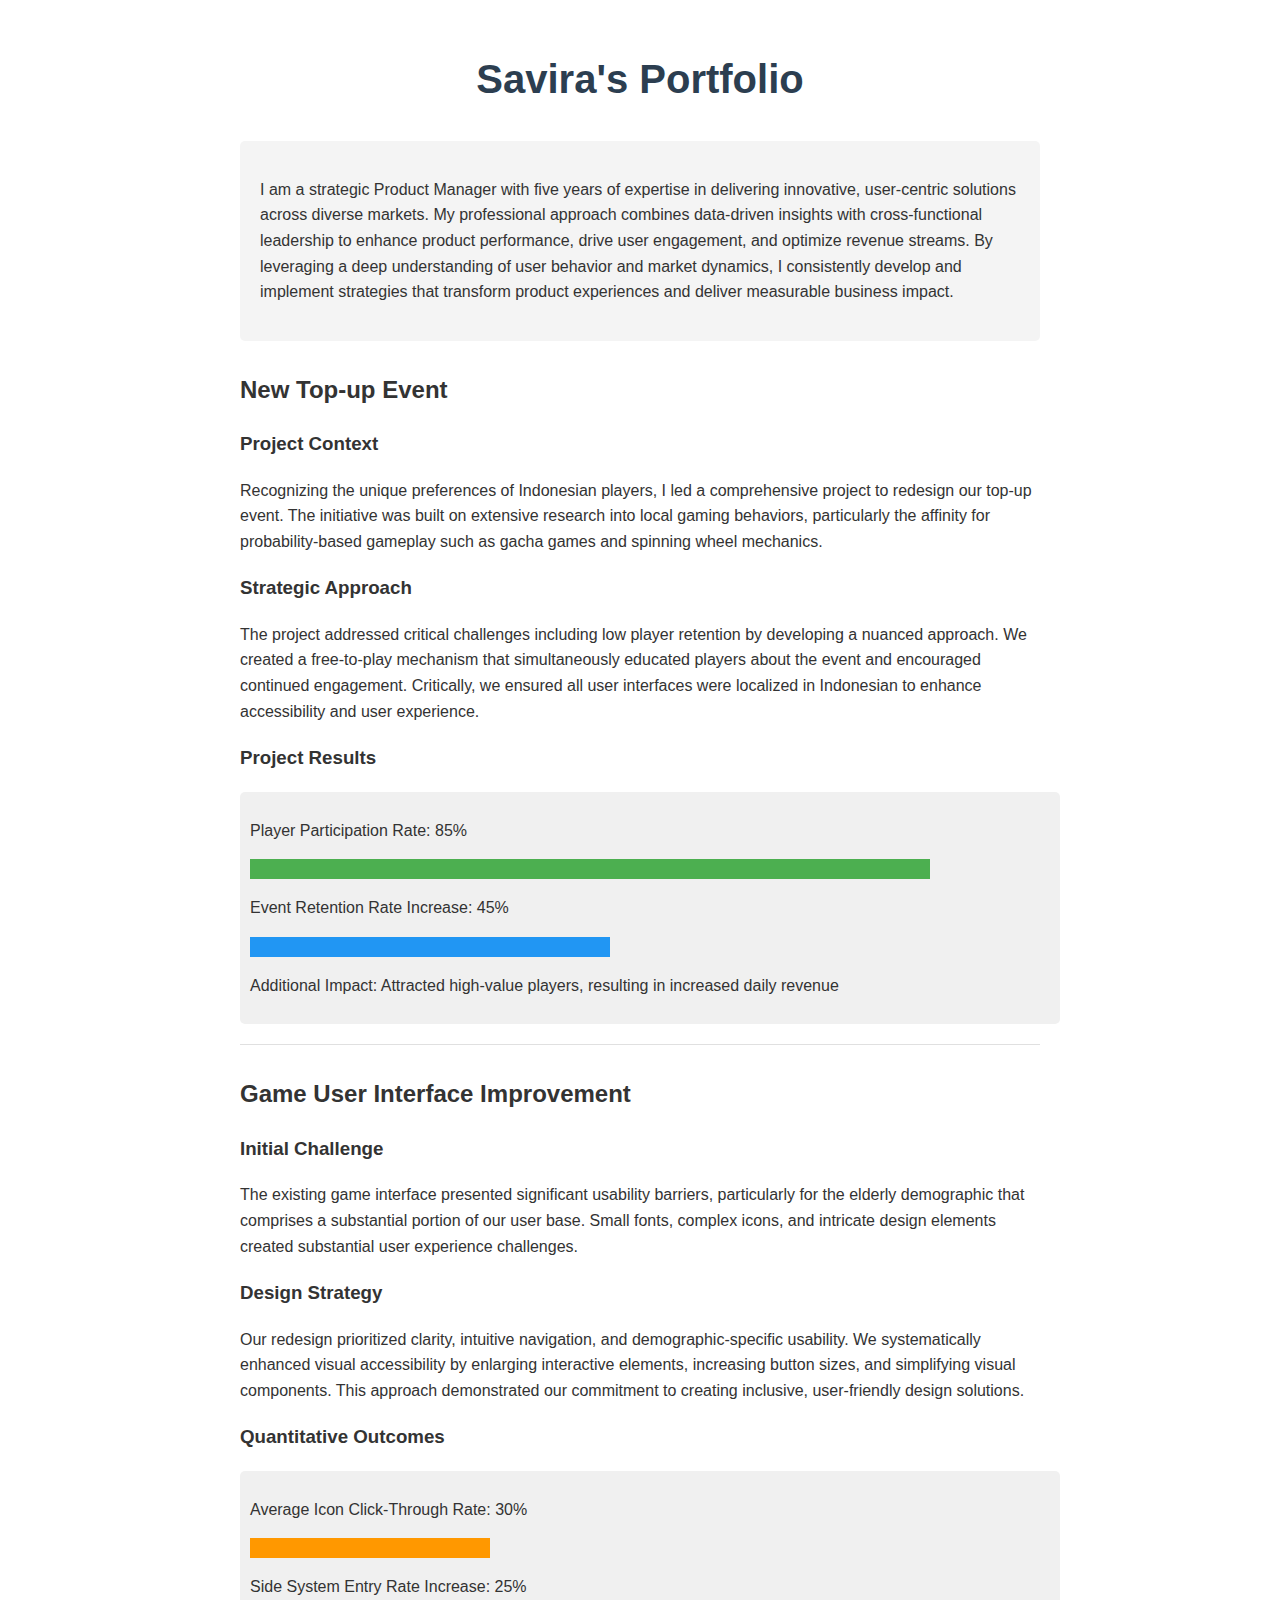
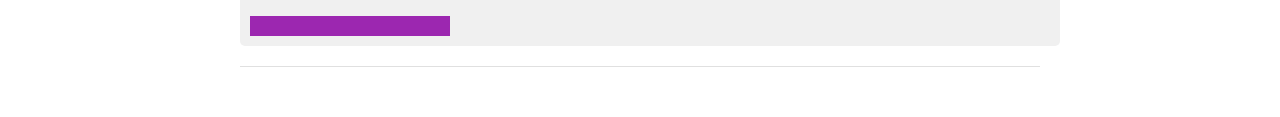
<file: index1.html>
<!DOCTYPE html>
<html lang="en">
<head>
    <meta charset="UTF-8">
    <meta name="viewport" content="width=device-width, initial-scale=1.0">
    <title>Savira's Professional Portfolio</title>
    <style>
        body {
            font-family: Arial, sans-serif;
            line-height: 1.6;
            max-width: 800px;
            margin: 0 auto;
            padding: 20px;
            color: #333;
        }
        .header {
            text-align: center;
            margin-bottom: 30px;
        }
        h1 {
            font-size: 2.5em;
            color: #2c3e50;
        }
        .introduction {
            background-color: #f4f4f4;
            padding: 20px;
            border-radius: 5px;
            margin-bottom: 30px;
        }
        .project {
            margin-bottom: 30px;
            border-bottom: 1px solid #e0e0e0;
            padding-bottom: 20px;
        }
        .result-graphic {
            width: 100%;
            background-color: #f0f0f0;
            padding: 10px;
            margin-top: 15px;
            border-radius: 5px;
        }
    </style>
</head>
<body>
    <div class="header">
        <h1><strong>Savira's Portfolio</strong></h1>
    </div>

    <div class="introduction">
        <p>I am a strategic Product Manager with five years of expertise in delivering innovative, user-centric solutions across diverse markets. My professional approach combines data-driven insights with cross-functional leadership to enhance product performance, drive user engagement, and optimize revenue streams. By leveraging a deep understanding of user behavior and market dynamics, I consistently develop and implement strategies that transform product experiences and deliver measurable business impact.</p>
    </div>

    <div class="project">
        <h2>New Top-up Event</h2>
        <h3>Project Context</h3>
        <p>Recognizing the unique preferences of Indonesian players, I led a comprehensive project to redesign our top-up event. The initiative was built on extensive research into local gaming behaviors, particularly the affinity for probability-based gameplay such as gacha games and spinning wheel mechanics.</p>

        <h3>Strategic Approach</h3>
        <p>The project addressed critical challenges including low player retention by developing a nuanced approach. We created a free-to-play mechanism that simultaneously educated players about the event and encouraged continued engagement. Critically, we ensured all user interfaces were localized in Indonesian to enhance accessibility and user experience.</p>

        <h3>Project Results</h3>
        <div class="result-graphic">
            <p>Player Participation Rate: 85%</p>
            <div style="width: 85%; background-color: #4CAF50; height: 20px;"></div>
            
            <p>Event Retention Rate Increase: 45%</p>
            <div style="width: 45%; background-color: #2196F3; height: 20px;"></div>
            
            <p>Additional Impact: Attracted high-value players, resulting in increased daily revenue</p>
        </div>
    </div>

    <div class="project">
        <h2>Game User Interface Improvement</h2>
        <h3>Initial Challenge</h3>
        <p>The existing game interface presented significant usability barriers, particularly for the elderly demographic that comprises a substantial portion of our user base. Small fonts, complex icons, and intricate design elements created substantial user experience challenges.</p>

        <h3>Design Strategy</h3>
        <p>Our redesign prioritized clarity, intuitive navigation, and demographic-specific usability. We systematically enhanced visual accessibility by enlarging interactive elements, increasing button sizes, and simplifying visual components. This approach demonstrated our commitment to creating inclusive, user-friendly design solutions.</p>

        <h3>Quantitative Outcomes</h3>
        <div class="result-graphic">
            <p>Average Icon Click-Through Rate: 30%</p>
            <div style="width: 30%; background-color: #FF9800; height: 20px;"></div>
            
            <p>Side System Entry Rate Increase: 25%</p>
            <div style="width: 25%; background-color: #9C27B0; height: 20px;"></div>
        </div>
    </div>
</body>
</html>
</file>
